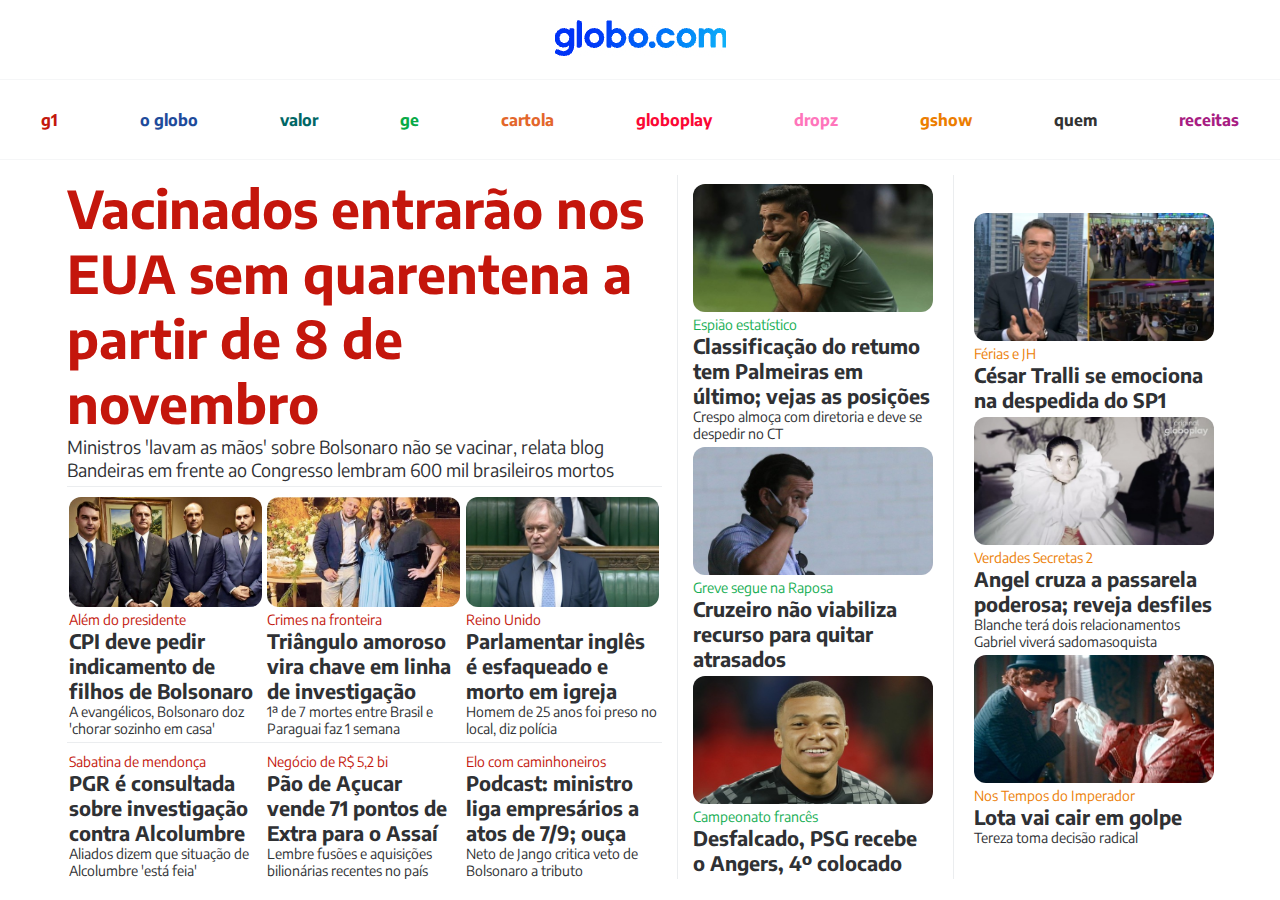
<file: O Globo/index.html>
<!--

    Todas as informações usadas para a montagem deste projeto estão dispostas no arquivo 'Proposta.txt' encontrada no caminho ./docs/proposta.txt

-->


<!DOCTYPE html>
<html lang="pt-br">
<head>
    <meta charset="UTF-8">
    <meta http-equiv="X-UA-Compatible" content="IE=edge">
    <meta name="viewport" content="width=device-width, initial-scale=1.0">
    <link rel="stylesheet" href="style.css">
    <link rel="stylesheet" href="navstyle.css">
    <link rel="stylesheet" href="responsive.css">
    <link rel="globo icon" href="./docs/Images/favicon.ico" type="image/x-icon" id="favicon">
    <title>globo.com</title>
</head>
<body>
    <div class="topo">
        <!--globo.com-->
        <a href="https://www.globo.com/" class="link" target="_blank">
            <img src="./docs/images/globo.com.png" class="icon-o-globo">
        </a>
    </div>
    <div class="nav-itens">
        <!--Area onde tem os itens de navegação entre páginas do g1, o globo, valor, ge, cartola, globoplay, dropz, gshow, quem, receitas-->
        <a href="https://www.globo.com/" class="link" target="_blank">
            <p id="g1">g1</p>
        </a>
        <a href="https://www.globo.com/" class="link" target="_blank">
            <p id="o-globo">o globo</p>
        </a>
        <a href="https://www.globo.com/" class="link" target="_blank">
            <p id="valor">valor</p>
        </a>
        <a href="https://www.globo.com/" class="link" target="_blank">
            <p id="ge">ge</p>
        </a>
        <a href="https://www.globo.com/" class="link" target="_blank">
            <p id="cartola">cartola</p>
        </a>
        <a href="https://www.globo.com/" class="link" target="_blank">
            <p id="globoplay">globoplay</p>
        </a>
        <a href="https://www.globo.com/" class="link" target="_blank">
            <p id="dropz">dropz</p>
        </a>
        <a href="https://www.globo.com/" class="link" target="_blank">
            <p id="gshow">gshow</p>
        </a>
        <a href="https://www.globo.com/" class="link" target="_blank">
            <p id="quem">quem</p>
        </a>
        <a href="https://www.globo.com/" class="link" target="_blank">
            <p id="receitas">receitas</p>
        </a>
    </div>
    <div class="body">
        <div class="container-principal">
            <!--main do site-->
            <div class="left-side">
                <div class="news">
                    <!--Area onde vai ficar a noticia em destaque-->
                    <a href="https://www.globo.com/" class="link" target="_blank">
                        <h1 class="news-notice">Vacinados entrarão nos EUA sem quarentena a partir de 8 de novembro</h1>
                    </a>
                    <a href="https://www.globo.com/" class="link" target="_blank">
                        <p class="news-notice-sec">Ministros 'lavam as mãos' sobre Bolsonaro não se vacinar, relata blog Bandeiras em frente ao Congresso lembram 600 mil brasileiros mortos</p>
                    </a>
                </div>
                <div class="outras-noticias1">
                    <a href="https://www.globo.com/" class="link" target="_blank">
                        <div class="new-box">
                            <img src="./docs/images/alem-do-presidente.jpeg" class="img-box">
                            <p class="box-context">Além do presidente</p>
                            <p class="box-title">CPI deve pedir indicamento de filhos de Bolsonaro</p>
                            <p class="box-content">A evangélicos, Bolsonaro doz 'chorar sozinho em casa'</p>
                        </div>
                    </a>
                    <a href="https://www.globo.com/" class="link" target="_blank">
                        <div class="new-box">
                            <img src="./docs/images/crimes-na-fronteira.jpeg" class="img-box">
                            <p class="box-context">Crimes na fronteira</p>
                            <p class="box-title">Triângulo amoroso vira chave em linha de investigação</p>
                            <p class="box-content">1ª de 7 mortes entre Brasil e Paraguai faz 1 semana</p>
                        </div>
                    </a>
                    <a href="https://www.globo.com/" class="link" target="_blank">
                        <div class="new-box">
                            <img src="./docs/images/reino-unido.jpeg" class="img-box">
                            <p class="box-context">Reino Unido</p>
                            <p class="box-title">Parlamentar inglês é esfaqueado e morto em igreja</p>
                            <p class="box-content">Homem de 25 anos foi preso no local, diz polícia</p>
                        </div>
                    </a>
                </div>
                <div class="outras-noticias2">
                    <a href="https://www.globo.com/" class="link" target="_blank">
                        <div class="new-box">
                            <p class="box-context">Sabatina de mendonça</p>
                            <p class="box-title">PGR é consultada sobre investigação contra Alcolumbre</p>
                            <p class="box-content">Aliados dizem que situação de Alcolumbre 'está feia'</p>
                        </div>
                    </a>
                    <a href="https://www.globo.com/" class="link" target="_blank">
                        <div class="new-box">
                            <p class="box-context">Negócio de R$ 5,2 bi</p>
                            <p class="box-title">Pão de Açucar vende 71 pontos de Extra para o Assaí</p>
                            <p class="box-content">Lembre fusões e aquisições bilionárias recentes no país</p>
                        </div>
                    </a>
                    <a href="https://www.globo.com/" class="link" target="_blank">
                        <div class="new-box">
                            <p class="box-context">Elo com caminhoneiros</p>
                            <p class="box-title">Podcast: ministro liga empresários a atos de 7/9; ouça</p>
                            <p class="box-content">Neto de Jango critica veto de Bolsonaro a tributo</p>
                        </div>
                    </a>
                </div>
            </div>
            <div class="right-side">
                <div class="column1">
                    <a href="https://www.globo.com/" class="link" target="_blank">
                        <div class="new-box-c">
                            <img src="./docs/images/espiao-estatistico.jpeg" class="img-box-column">
                            <p class="box-context-c1">Espião estatístico</p>
                            <p class="box-title">Classificação do retumo tem Palmeiras em último; vejas as posições</p>
                            <p class="box-content">Crespo almoça com diretoria e deve se despedir no CT</p>
                        </div>
                    </a>
                    <a href="https://www.globo.com/" class="link" target="_blank">
                        <div class="new-box-c">
                            <img src="./docs/images/greve-segue-na-raposa.jpeg" class="img-box-column">
                            <p class="box-context-c1">Greve segue na Raposa</p>
                            <p class="box-title">Cruzeiro não viabiliza recurso para quitar atrasados</p>
                        </div>
                    </a>
                    <a href="https://www.globo.com/" class="link" target="_blank">
                        <div class="new-box-c">
                            <img src="./docs/images/campeonato-frances.jpeg" class="img-box-column">
                            <p class="box-context-c1">Campeonato francês</p>
                            <p class="box-title">Desfalcado, PSG recebe o Angers, 4º colocado</p>
                        </div>
                    </a>
                </div>
                <div class="column2">
                    <a href="https://www.globo.com/" class="link" target="_blank">
                        <div class="new-box-c">
                            <img src="./docs/images/ferias-e-jh.jpeg" class="img-box-column">
                            <p class="box-context-c2">Férias e JH</p>
                            <p class="box-title">César Tralli se emociona na despedida do SP1</p>
                        </div>
                    </a>
                    <a href="https://www.globo.com/" class="link" target="_blank">
                        <div class="new-box-c">
                            <img src="./docs/images/verdades-secretas-2.jpeg" class="img-box-column">
                            <p class="box-context-c2">Verdades Secretas 2</p>
                            <p class="box-title">Angel cruza a passarela poderosa; reveja desfiles</p>
                            <p class="box-content">Blanche terá dois relacionamentos<br>Gabriel viverá sadomasoquista</p>
                        </div>
                    </a>
                    <a href="https://www.globo.com/" class="link" target="_blank">
                        <div class="new-box-c">
                            <img src="./docs/images/nos-tempos-do-imperador.jpeg" class="img-box-column">
                            <p class="box-context-c2">Nos Tempos do Imperador</p>
                            <p class="box-title">Lota vai cair em golpe</p>
                            <p class="box-content">Tereza toma decisão radical</p>
                        </div>
                    </a>
                </div>
            </div>
        </div>
    </div>
</body>
</html>
</file>
<file: O Globo/style.css>
@import url('https://fonts.googleapis.com/css2?family=Encode+Sans:wght@100;200;300;400;500;600;700&display=swap');

* {
    margin: 0;
    padding: 0;
    text-decoration: none;
    box-sizing: border-box;
}

body {
    font-family: 'Encode Sans', sans-serif;
    background-color: rgb(255, 255, 255);
}

#favicon {
    border-radius: 50%;
}

.topo, .nav-itens {
   display: flex;
   flex-direction: row;
   justify-content: space-around;
   align-items: center;
   height: 80px;
   font-weight: bold;
   border-bottom: solid 1px #f5f6f7;
}

.body {
    display: flex;
    justify-content: center;
}

.container-principal {
    max-width: 1250px;
    min-width: 250px;
    display: flex;
    flex-direction: row;
}

.left-side, .right-side {
    max-width: 625px;
    min-width: 250px;
    display: flex;
    flex-direction: column;
    justify-content: space-around;
    padding-left: 15px;
    padding-right: 15px;
    margin-top: 15px;
}

.right-side {
    display: flex;
    flex-direction: row;
    justify-content: space-around;
    border-left: solid #ebedef 1px;
}

.column1, .column2 {
    display: flex;
    flex-direction: column;
    justify-content: center;
    align-items: center;
}


.column1 {
    border-right: solid #ebedef 1px;    
    padding-right: 20px;
}

.column2 {
    padding-left: 20px;
}

.news-notice {
    font-size: 52px;
    font-weight: bold;
    color: #c4160c;
}

.news-notice-sec {
    font-size: 18px;
    color: #303134;
}

.new-box {
    width: 193px;
    padding-top: 5px;
}

.new-box-c {
    width: 240px;
    padding-top: 5px;
}

.img-box {
    border-radius: 12px;
    width: 193px;
    height: 110px;
}

.img-box-column {
    border-radius: 12px;
    width: 240px;
    height: 128px;
}

.outras-noticias1, .outras-noticias2 {
    display: flex;
    flex-direction: row;
    justify-content: space-around;
    margin-top: 5px;
    padding-top: 5px;
    border-top: solid #ebedef 1px;
}

.box-content, .box-context, .box-context-c1, .box-context-c2 {
    font-size: 14px;
}

.box-context {
    color: #C4170C;
}

.box-title {
    color: #2F3134;
    font-weight: bold;
    font-size: 20px;
}

.box-content {
    color: #2F3134;
}

.box-context-c1 {
    color: #16AE54;
}

.box-context-c2 {
    color:  #EC8006;
}
</file>
<file: O Globo/navstyle.css>
#g1 {
    color: #C3170C;
}

#o-globo {
    color: #1E4B9B;
}

#valor {
    color: #006766;
}

#ge {
    color: #07AA47;
}

#cartola {
    color: #E3662B;
}

#globoplay {
    color: #FB0735;
}

#dropz {
    color: #FF75BB;
}

#gshow {
    color: #EC7D00;
}

#quem {
    color: #323333;
}

#receitas {
    color: #A81D83;
}
</file>
<file: O Globo/responsive.css>
@media(max-width: 1250px) {
    .container-principal {
        flex-direction: column;
    }

    .right-side {
        margin-top: 50px;
    }

    .column2 {
        padding: 0;
        margin: 0;
    }
}

@media(max-width: 640px) {
    .outras-noticias1, .outras-noticias2, .right-side {
        flex-direction: column;
        border-right: none;
    }

    .left-side {
        justify-content: center;
    }

    #g1, #o-globo, #valor, #gshow, #quem, #receitas {
        display: none;
    }
}
</file>
